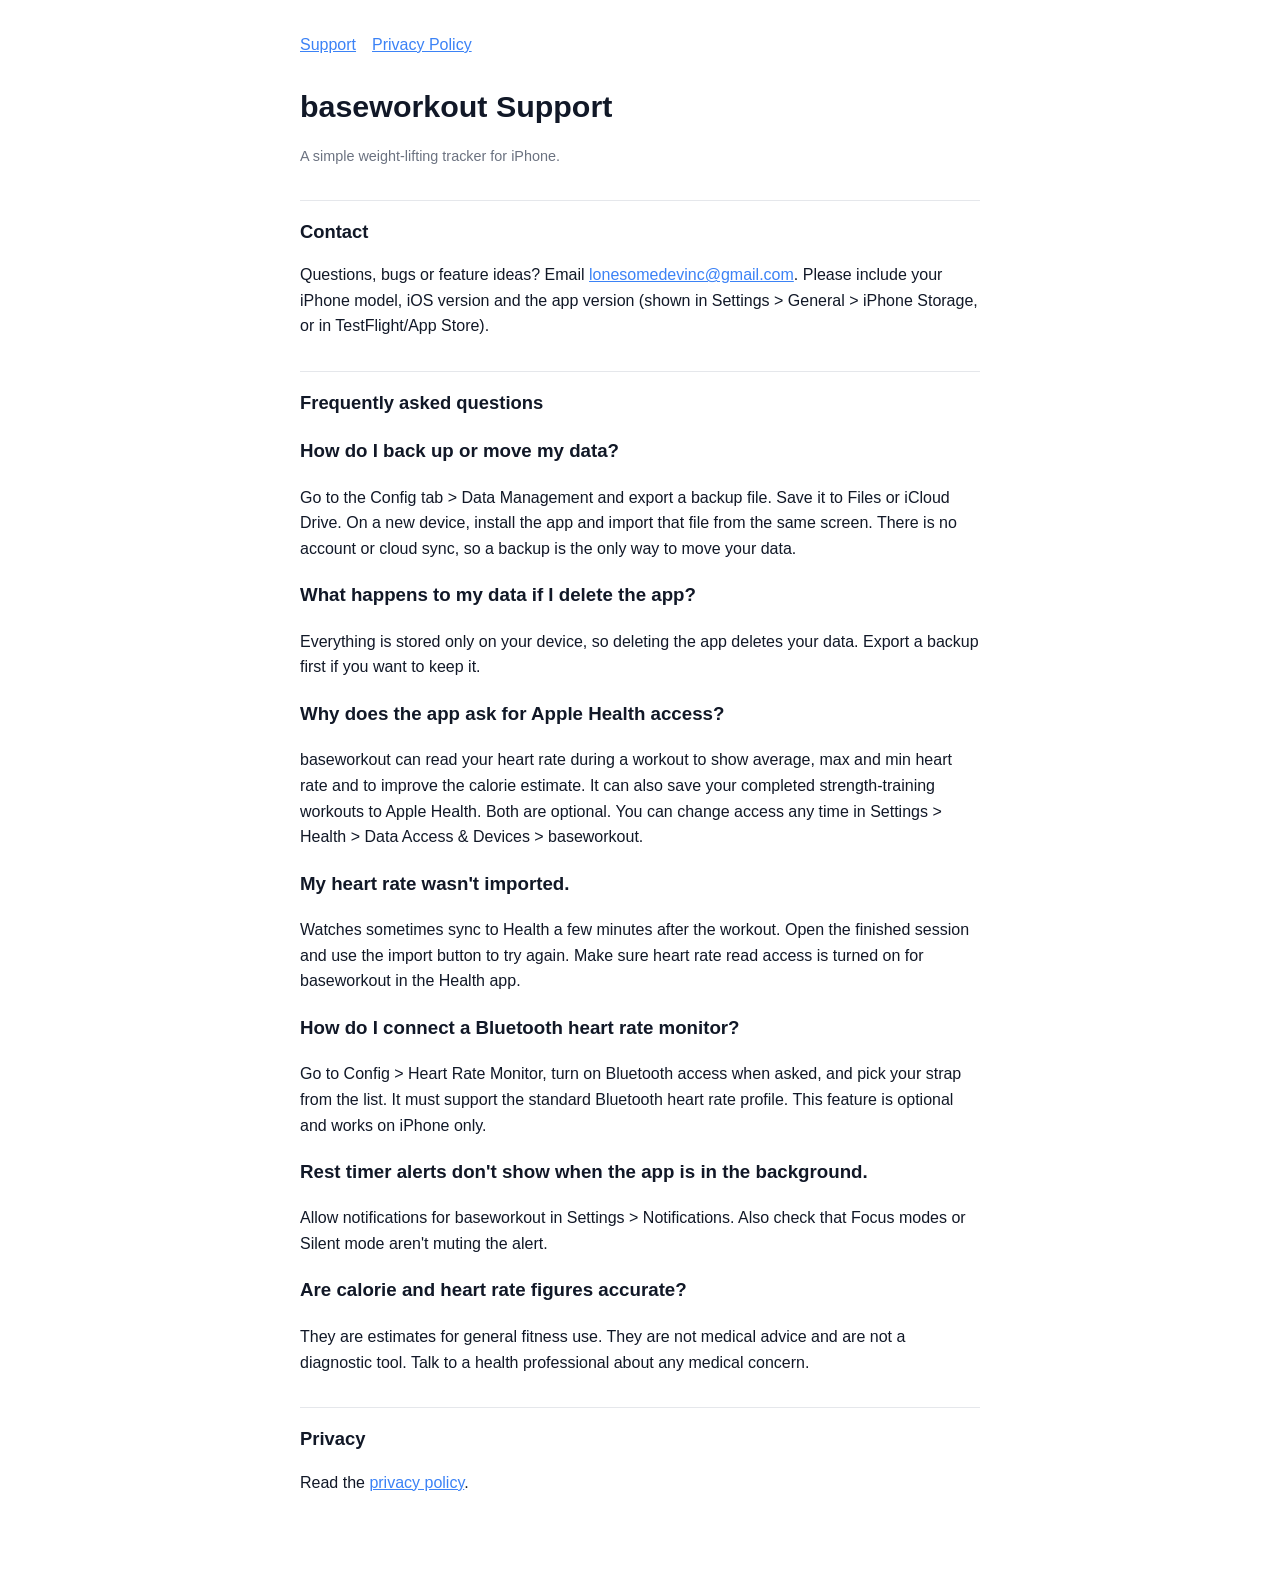
<file: index.html>
<!doctype html>
<html lang="en">
<head>
<meta charset="utf-8">
<meta name="viewport" content="width=device-width, initial-scale=1">
<title>baseworkout Support</title>
<link rel="stylesheet" href="style.css">
</head>
<body>
<main>
<nav><a href="index.html">Support</a><a href="privacy.html">Privacy Policy</a></nav>
<h1>baseworkout Support</h1>
<p class="muted">A simple weight-lifting tracker for iPhone.</p>

<h2>Contact</h2>
<p>Questions, bugs or feature ideas? Email <a href="mailto:lonesomedevinc@gmail.com">lonesomedevinc@gmail.com</a>. Please include your iPhone model, iOS version and the app version (shown in Settings &gt; General &gt; iPhone Storage, or in TestFlight/App Store).</p>

<h2>Frequently asked questions</h2>

<h3>How do I back up or move my data?</h3>
<p>Go to the Config tab &gt; Data Management and export a backup file. Save it to Files or iCloud Drive. On a new device, install the app and import that file from the same screen. There is no account or cloud sync, so a backup is the only way to move your data.</p>

<h3>What happens to my data if I delete the app?</h3>
<p>Everything is stored only on your device, so deleting the app deletes your data. Export a backup first if you want to keep it.</p>

<h3>Why does the app ask for Apple Health access?</h3>
<p>baseworkout can read your heart rate during a workout to show average, max and min heart rate and to improve the calorie estimate. It can also save your completed strength-training workouts to Apple Health. Both are optional. You can change access any time in Settings &gt; Health &gt; Data Access &amp; Devices &gt; baseworkout.</p>

<h3>My heart rate wasn't imported.</h3>
<p>Watches sometimes sync to Health a few minutes after the workout. Open the finished session and use the import button to try again. Make sure heart rate read access is turned on for baseworkout in the Health app.</p>

<h3>How do I connect a Bluetooth heart rate monitor?</h3>
<p>Go to Config &gt; Heart Rate Monitor, turn on Bluetooth access when asked, and pick your strap from the list. It must support the standard Bluetooth heart rate profile. This feature is optional and works on iPhone only.</p>

<h3>Rest timer alerts don't show when the app is in the background.</h3>
<p>Allow notifications for baseworkout in Settings &gt; Notifications. Also check that Focus modes or Silent mode aren't muting the alert.</p>

<h3>Are calorie and heart rate figures accurate?</h3>
<p>They are estimates for general fitness use. They are not medical advice and are not a diagnostic tool. Talk to a health professional about any medical concern.</p>

<h2>Privacy</h2>
<p>Read the <a href="privacy.html">privacy policy</a>.</p>
</main>
</body>
</html>
</file>
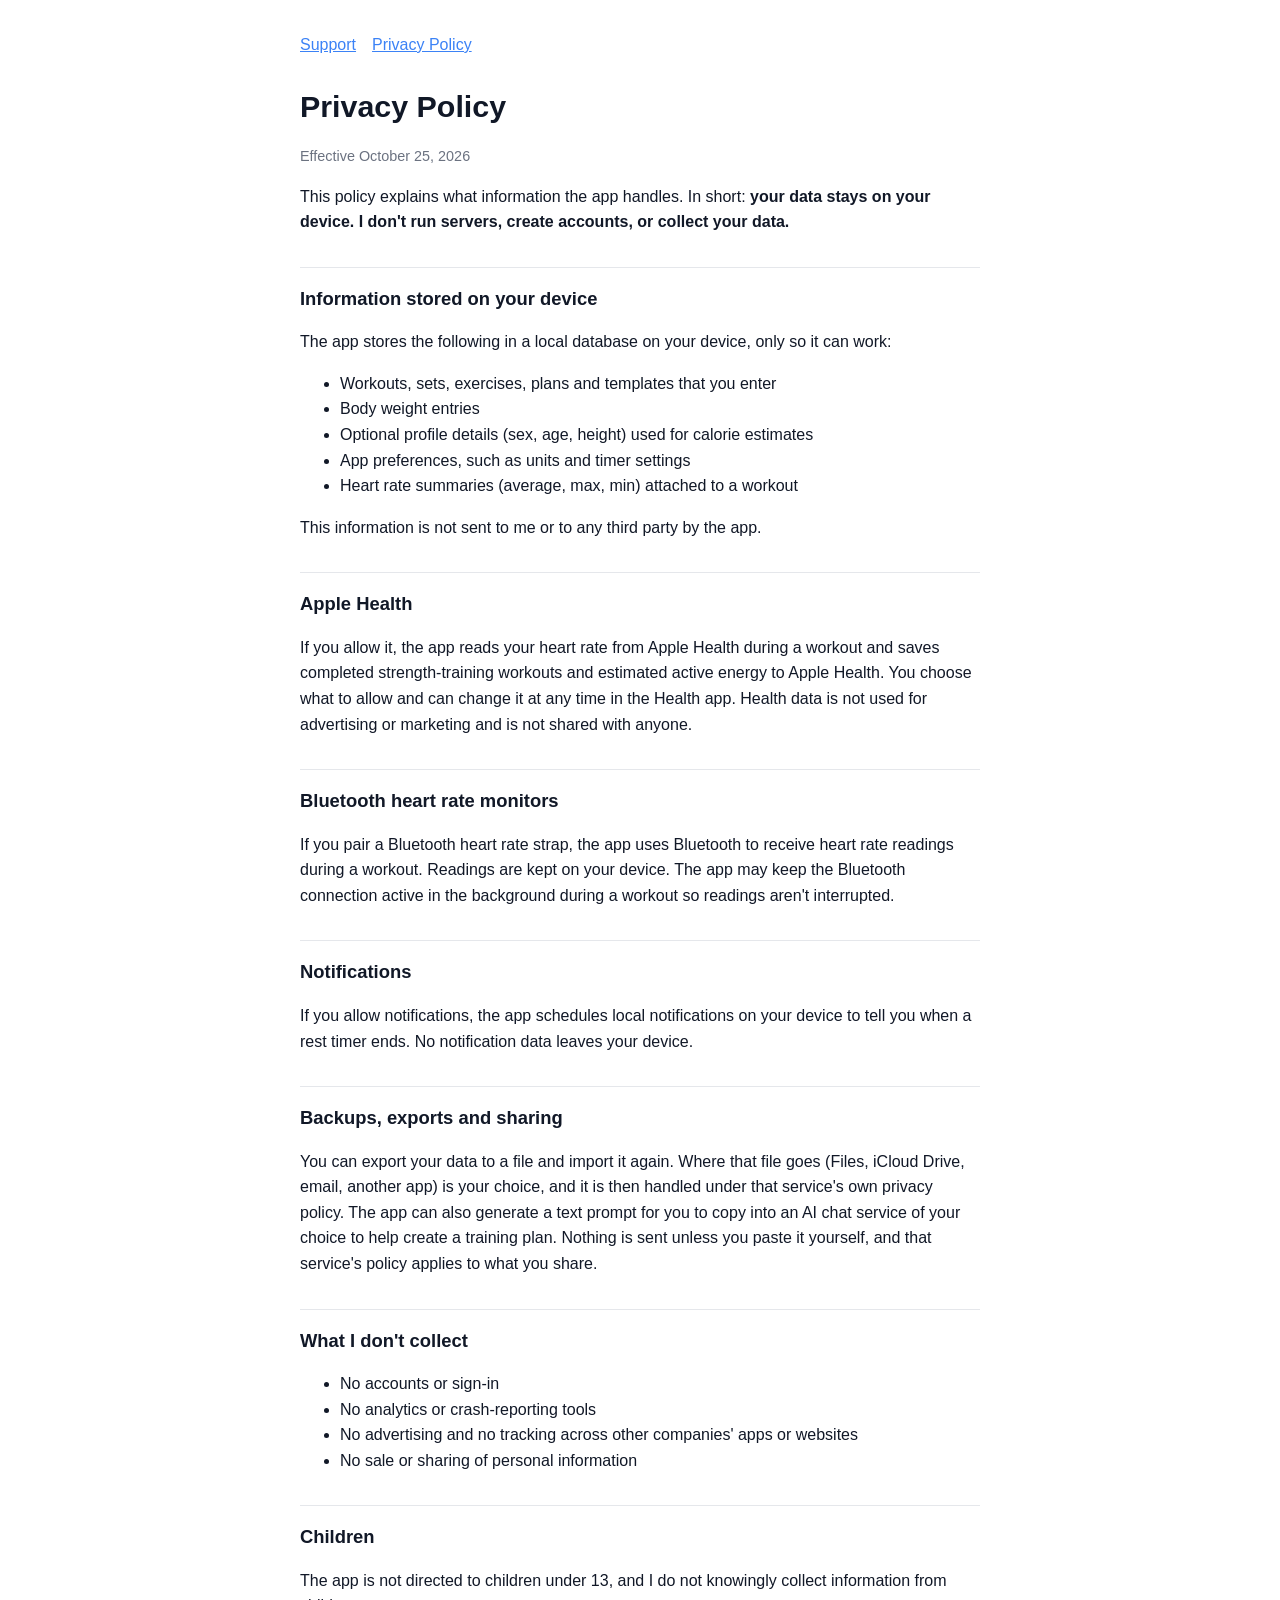
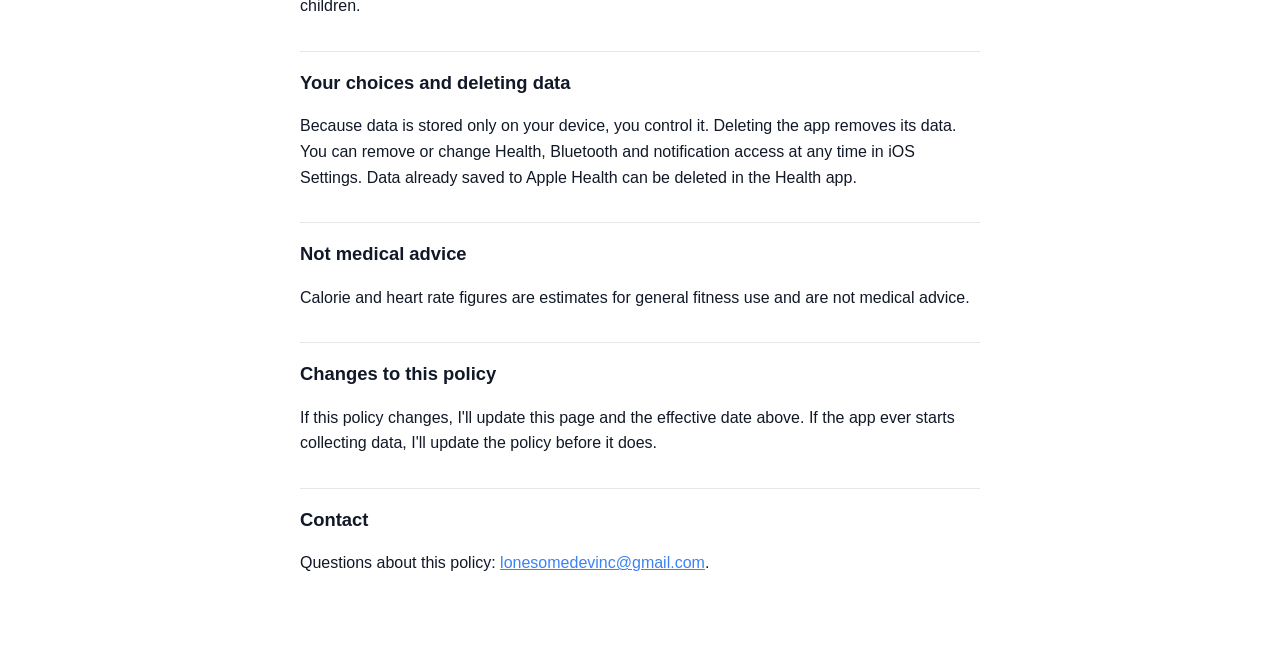
<file: privacy.html>
<!doctype html>
<html lang="en">
<head>
<meta charset="utf-8">
<meta name="viewport" content="width=device-width, initial-scale=1">
<title>baseworkout Privacy Policy</title>
<link rel="stylesheet" href="style.css">
</head>
<body>
<main>
<nav><a href="index.html">Support</a><a href="privacy.html">Privacy Policy</a></nav>
<h1>Privacy Policy</h1>
<p class="muted">Effective October 25, 2026</p>

<p>This policy explains what information the app handles. In short: <strong>your data stays on your device. I don't run servers, create accounts, or collect your data.</strong></p>

<h2>Information stored on your device</h2>
<p>The app stores the following in a local database on your device, only so it can work:</p>
<ul>
<li>Workouts, sets, exercises, plans and templates that you enter</li>
<li>Body weight entries</li>
<li>Optional profile details (sex, age, height) used for calorie estimates</li>
<li>App preferences, such as units and timer settings</li>
<li>Heart rate summaries (average, max, min) attached to a workout</li>
</ul>
<p>This information is not sent to me or to any third party by the app.</p>

<h2>Apple Health</h2>
<p>If you allow it, the app reads your heart rate from Apple Health during a workout and saves completed strength-training workouts and estimated active energy to Apple Health. You choose what to allow and can change it at any time in the Health app. Health data is not used for advertising or marketing and is not shared with anyone.</p>

<h2>Bluetooth heart rate monitors</h2>
<p>If you pair a Bluetooth heart rate strap, the app uses Bluetooth to receive heart rate readings during a workout. Readings are kept on your device. The app may keep the Bluetooth connection active in the background during a workout so readings aren't interrupted.</p>

<h2>Notifications</h2>
<p>If you allow notifications, the app schedules local notifications on your device to tell you when a rest timer ends. No notification data leaves your device.</p>

<h2>Backups, exports and sharing</h2>
<p>You can export your data to a file and import it again. Where that file goes (Files, iCloud Drive, email, another app) is your choice, and it is then handled under that service's own privacy policy. The app can also generate a text prompt for you to copy into an AI chat service of your choice to help create a training plan. Nothing is sent unless you paste it yourself, and that service's policy applies to what you share.</p>

<h2>What I don't collect</h2>
<ul>
<li>No accounts or sign-in</li>
<li>No analytics or crash-reporting tools</li>
<li>No advertising and no tracking across other companies' apps or websites</li>
<li>No sale or sharing of personal information</li>
</ul>

<h2>Children</h2>
<p>The app is not directed to children under 13, and I do not knowingly collect information from children.</p>

<h2>Your choices and deleting data</h2>
<p>Because data is stored only on your device, you control it. Deleting the app removes its data. You can remove or change Health, Bluetooth and notification access at any time in iOS Settings. Data already saved to Apple Health can be deleted in the Health app.</p>

<h2>Not medical advice</h2>
<p>Calorie and heart rate figures are estimates for general fitness use and are not medical advice.</p>

<h2>Changes to this policy</h2>
<p>If this policy changes, I'll update this page and the effective date above. If the app ever starts collecting data, I'll update the policy before it does.</p>

<h2>Contact</h2>
<p>Questions about this policy: <a href="mailto:lonesomedevinc@gmail.com">lonesomedevinc@gmail.com</a>.</p>
</main>
</body>
</html>
</file>
<file: style.css>
:root { --bg:#fff; --fg:#111827; --muted:#6b7280; --accent:#3b82f6; --line:#e5e7eb; }
@media (prefers-color-scheme: dark) { :root { --bg:#0b0f17; --fg:#f3f4f6; --muted:#9ca3af; --line:#1f2937; } }
body { margin:0; background:var(--bg); color:var(--fg); font:16px/1.6 -apple-system,BlinkMacSystemFont,"Segoe UI",Roboto,sans-serif; }
main { max-width:680px; margin:0 auto; padding:32px 16px 64px; }
h1 { font-size:1.9rem; margin:0 0 4px; }
h2 { font-size:1.15rem; margin:32px 0 8px; padding-top:16px; border-top:1px solid var(--line); }
p, li { color:var(--fg); } .muted { color:var(--muted); font-size:.9rem; }
a { color:var(--accent); } nav { margin-bottom:24px; } nav a { margin-right:16px; }
</file>
